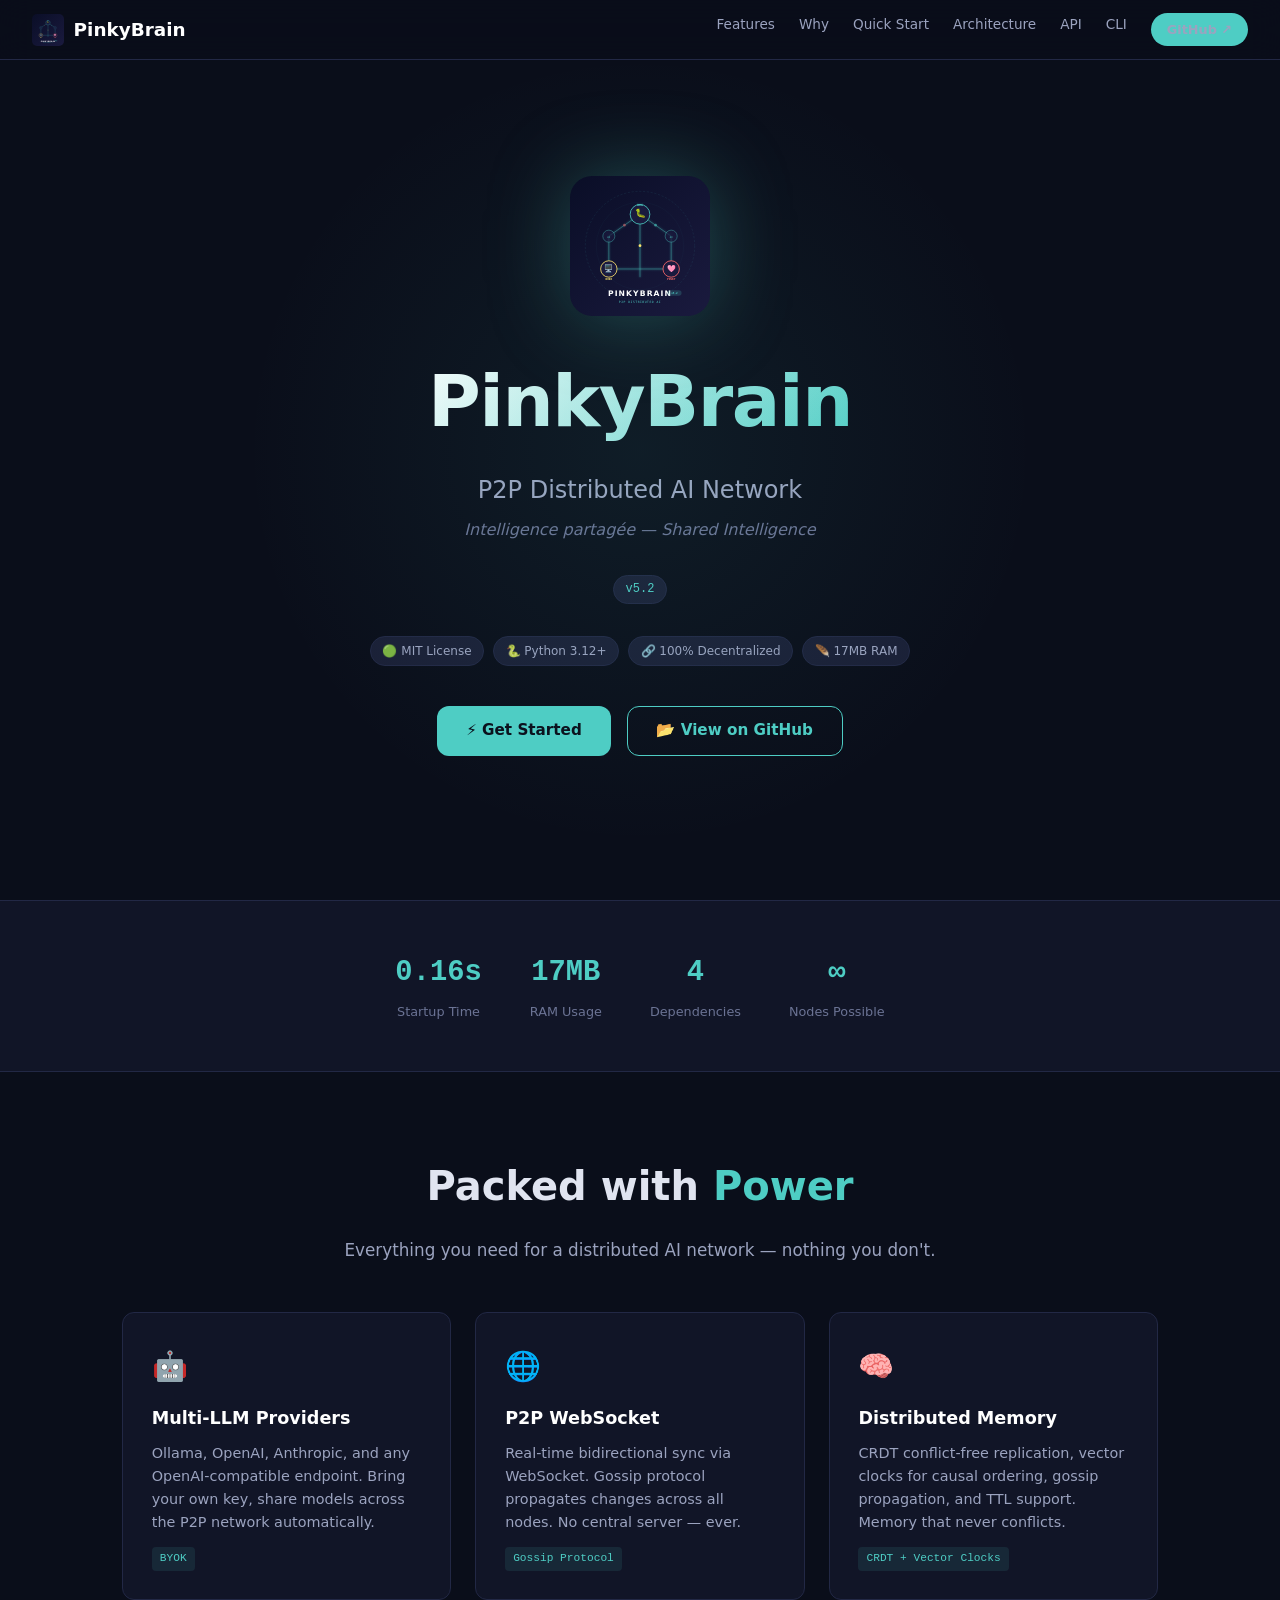
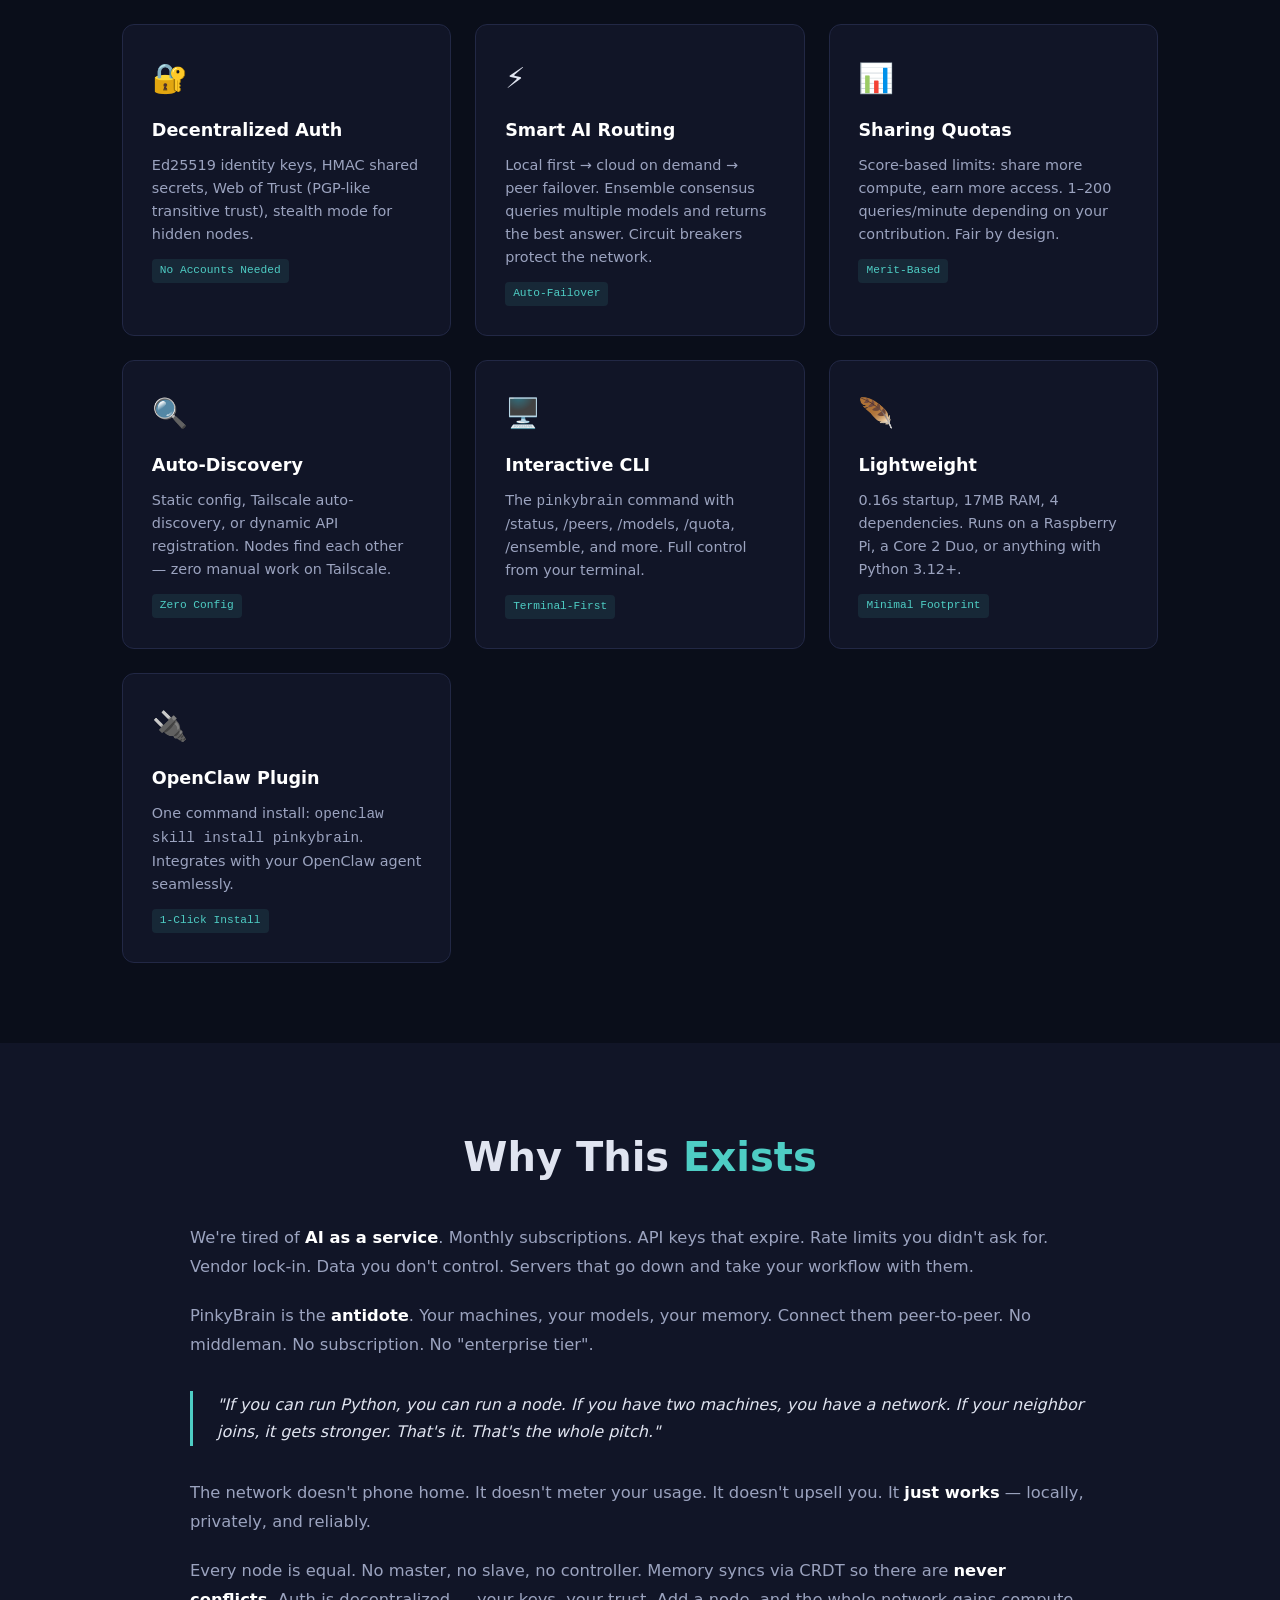
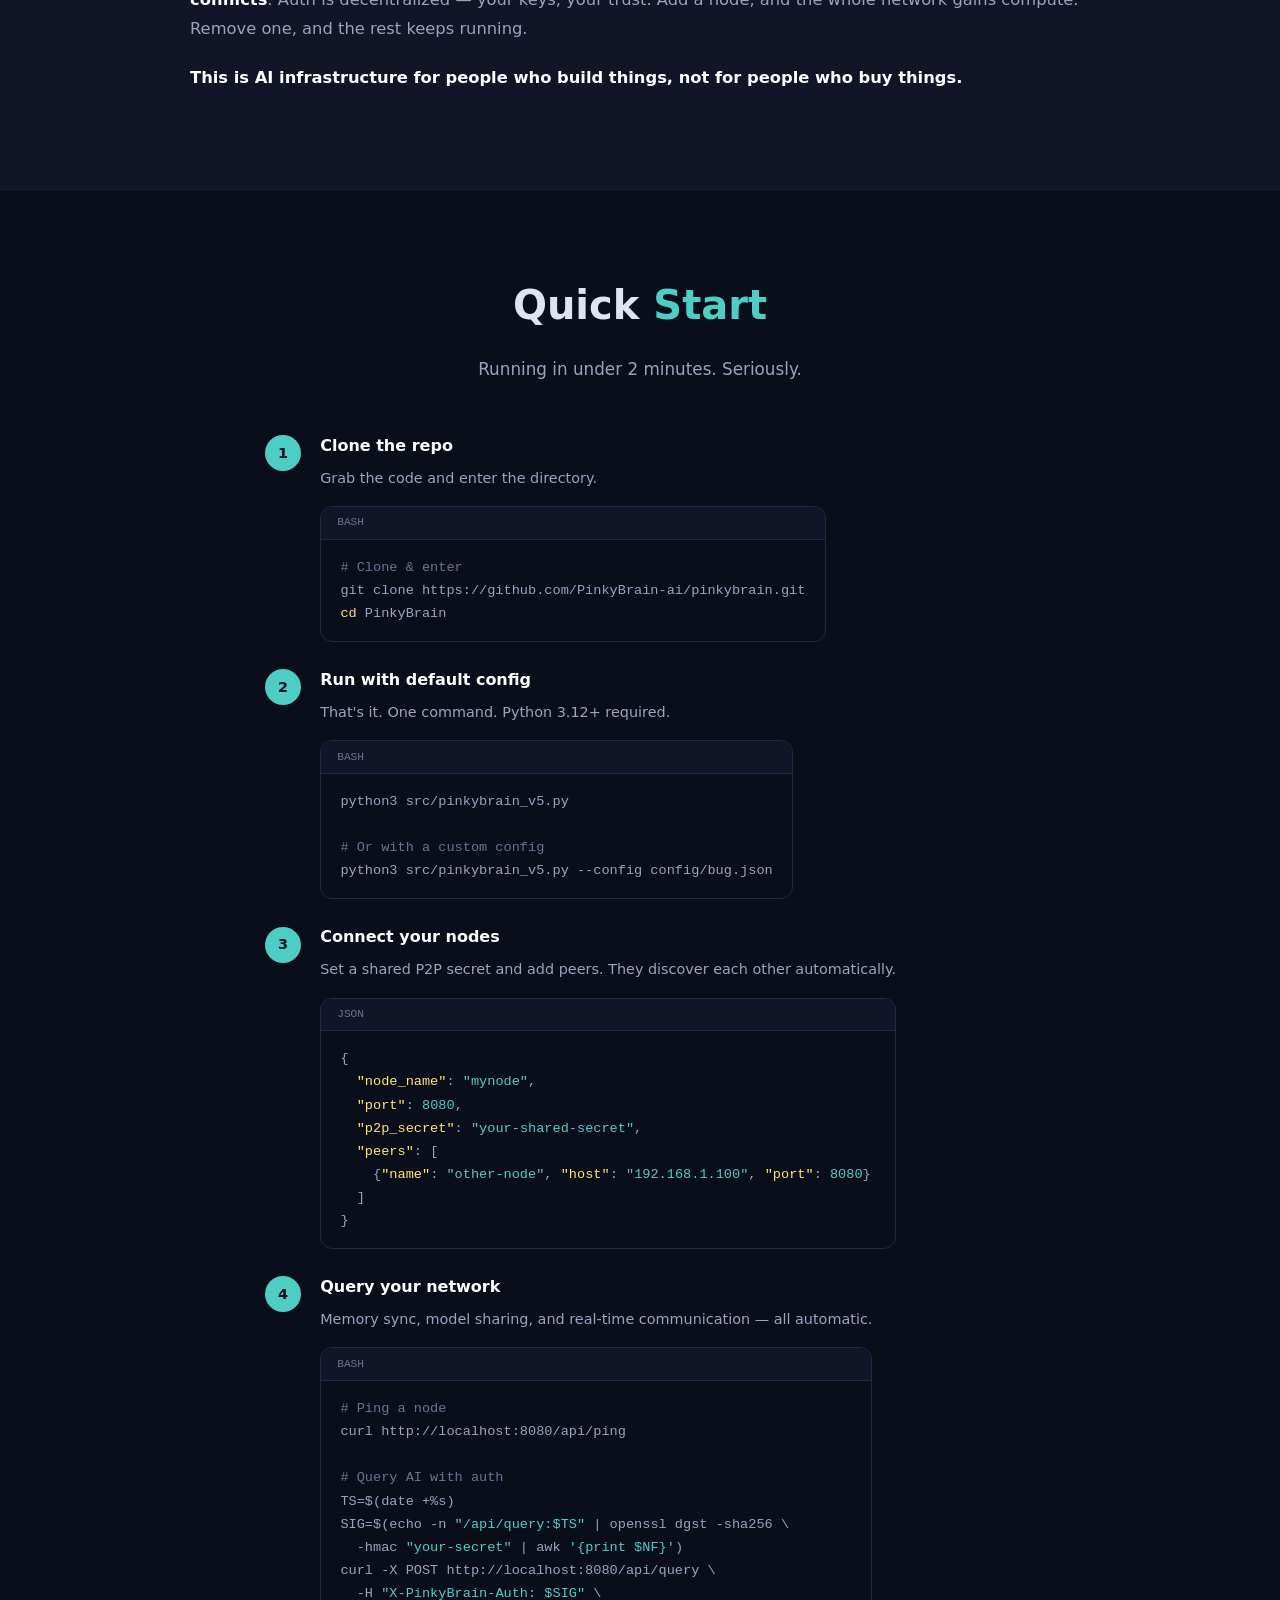
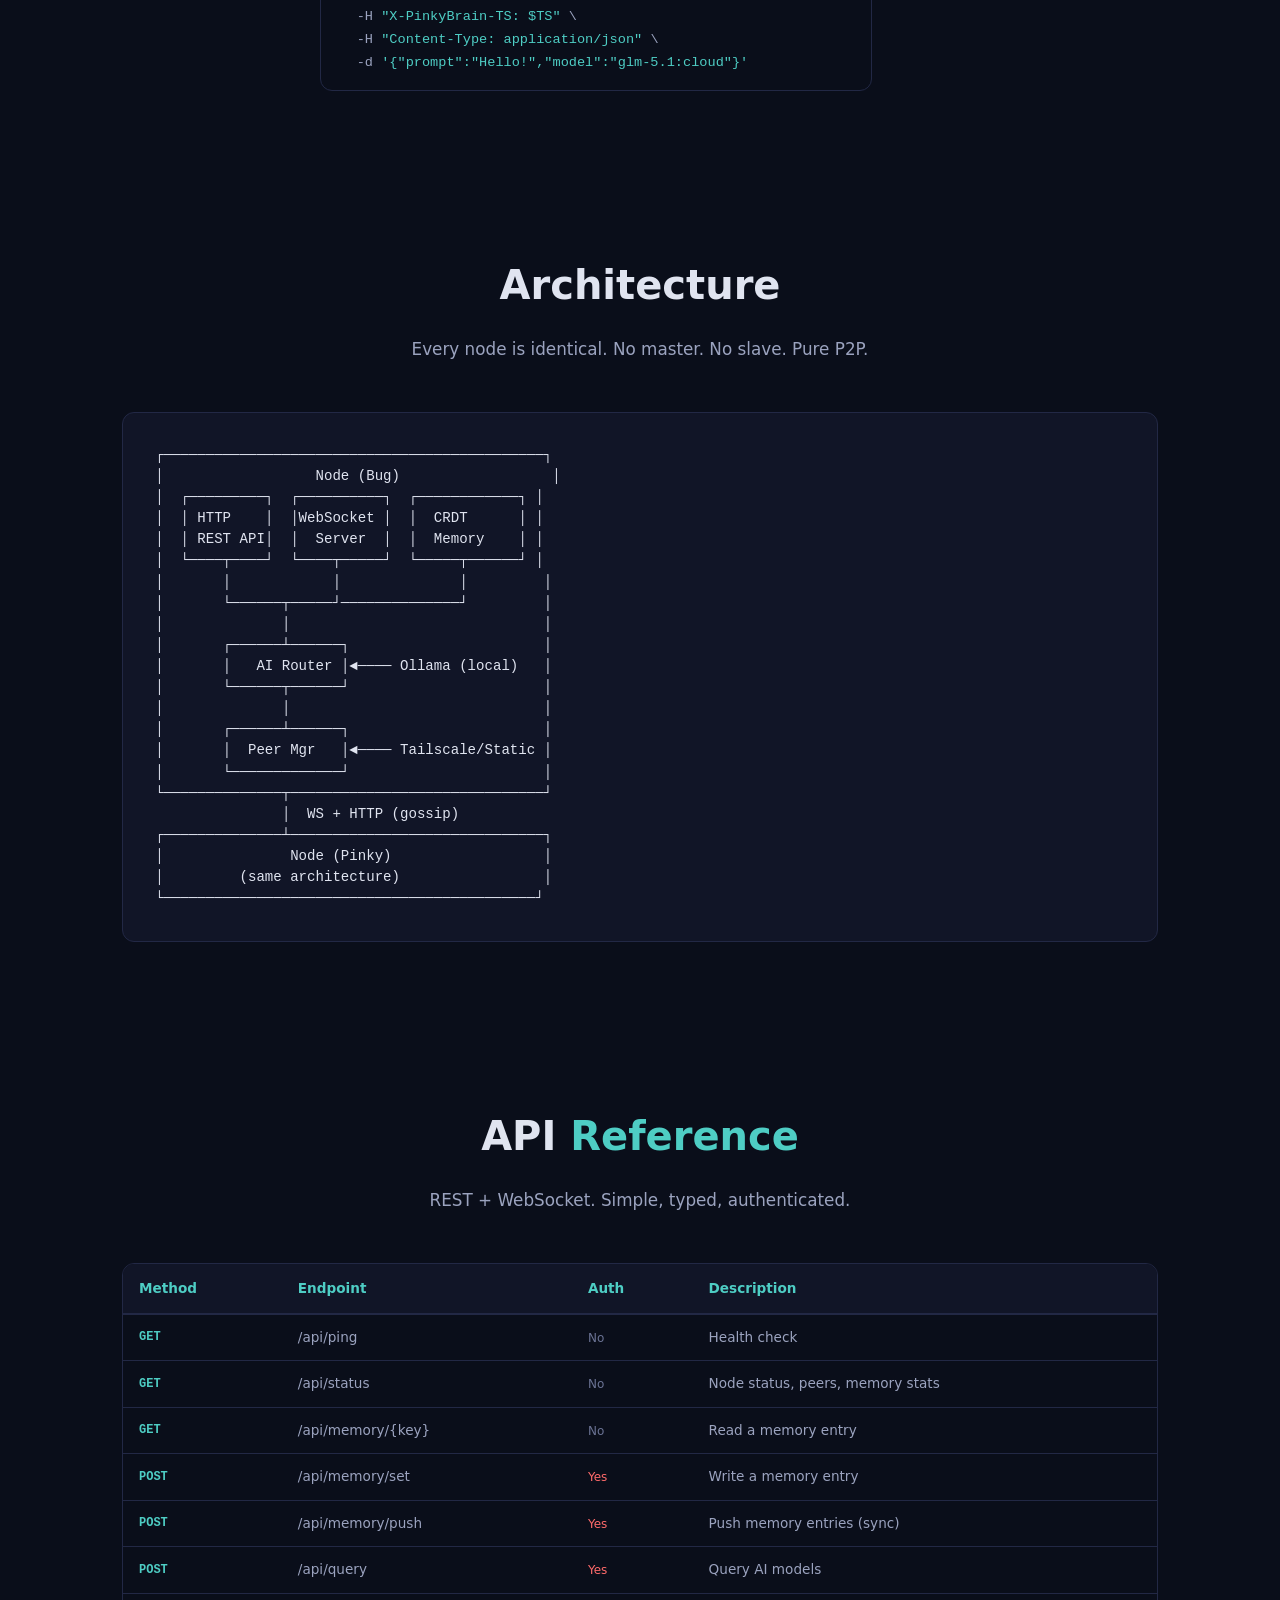
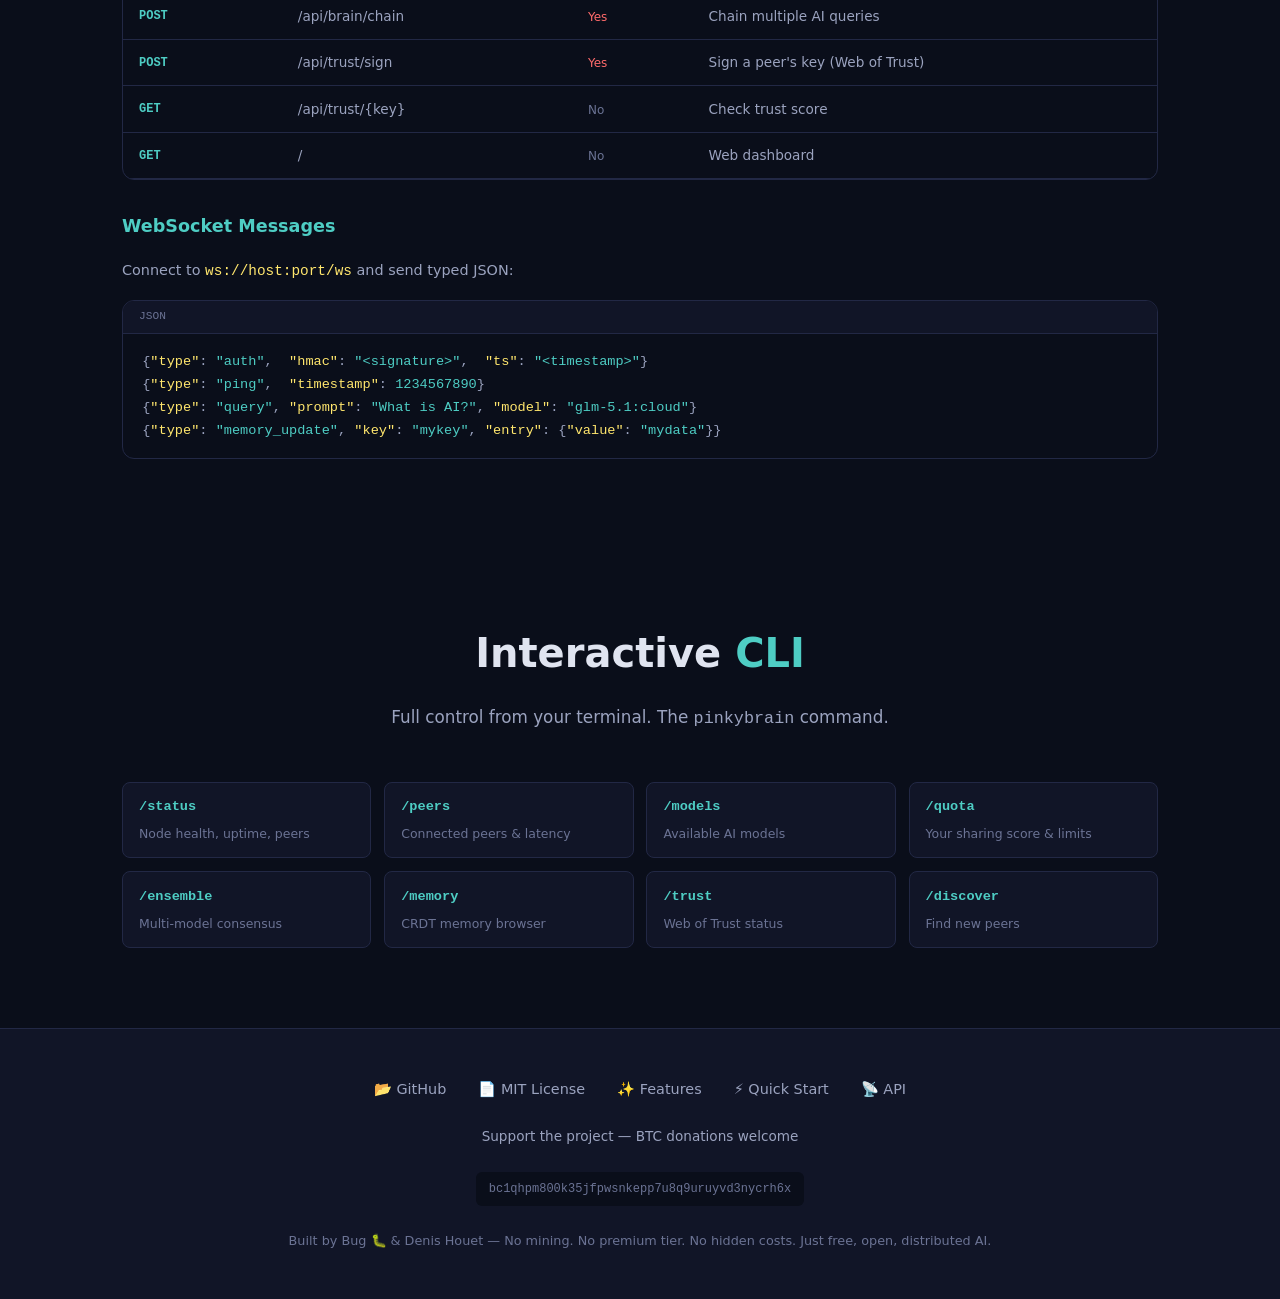
<file: docs/index.html>
<!DOCTYPE html>
<html lang="en">
<head>
<meta charset="UTF-8">
<meta name="viewport" content="width=device-width, initial-scale=1.0">
<title>PinkyBrain — P2P Distributed AI Network</title>
<meta name="description" content="Lightweight P2P distributed AI network. No central server. No accounts. Install, connect, query.">
<meta name="theme-color" content="#0a0e27">
<link rel="icon" href="../assets/logo.svg" type="image/svg+xml">
<style>
*,*::before,*::after{box-sizing:border-box;margin:0;padding:0}
:root{
  --bg:#0a0e1a;--bg2:#111527;--bg3:#1a1f36;
  --green:#4ecdc4;--green2:#3ab8a8;--cyan:#5ce0d6;
  --pink:#ff6b6b;--yellow:#ffe66d;
  --text:#e0e4f0;--text2:#9ba3bf;--text3:#6b7394;
  --border:#222845;--radius:12px;
  --font:-apple-system,BlinkMacSystemFont,'Segoe UI',system-ui,sans-serif;
  --mono:'SF Mono',SFMono-Regular,Consolas,'Liberation Mono',Menlo,monospace;
}
html{scroll-behavior:smooth;font-size:16px}
body{font-family:var(--font);background:var(--bg);color:var(--text);line-height:1.7;overflow-x:hidden}
a{color:var(--green);text-decoration:none;transition:color .2s}
a:hover{color:var(--cyan)}
::selection{background:var(--green);color:var(--bg)}
code,pre{font-family:var(--mono)}

/* Nav */
nav{position:fixed;top:0;left:0;right:0;z-index:100;background:rgba(10,14,26,.85);backdrop-filter:blur(16px);border-bottom:1px solid var(--border);padding:0 2rem;height:60px;display:flex;align-items:center;justify-content:space-between}
nav .logo{display:flex;align-items:center;gap:.6rem;font-weight:700;font-size:1.15rem;color:#fff}
nav .logo img{width:32px;height:32px}
nav .links{display:flex;gap:1.5rem;font-size:.85rem}
nav .links a{color:var(--text2);transition:color .2s}
nav .links a:hover{color:var(--green)}
nav .gh{background:var(--green);color:var(--bg);padding:.35rem 1rem;border-radius:20px;font-weight:600;font-size:.8rem;transition:transform .2s,box-shadow .2s}
nav .gh:hover{transform:translateY(-1px);box-shadow:0 4px 20px rgba(78,205,196,.3);color:var(--bg)}
.hamburger{display:none;background:none;border:none;color:var(--text);font-size:1.5rem;cursor:pointer}

/* Hero */
.hero{min-height:100vh;display:flex;flex-direction:column;align-items:center;justify-content:center;text-align:center;padding:6rem 2rem 4rem;position:relative;overflow:hidden}
.hero::before{content:'';position:absolute;top:50%;left:50%;width:800px;height:800px;transform:translate(-50%,-50%);background:radial-gradient(circle,rgba(78,205,196,.08) 0%,transparent 70%);pointer-events:none}
.hero-logo{width:140px;height:140px;margin-bottom:1.5rem;filter:drop-shadow(0 0 40px rgba(78,205,196,.3));animation:float 6s ease-in-out infinite}
.hero h1{font-size:clamp(2.5rem,6vw,4.5rem);font-weight:800;letter-spacing:-.02em;margin-bottom:.5rem;background:linear-gradient(135deg,#fff 0%,var(--green) 100%);-webkit-background-clip:text;-webkit-text-fill-color:transparent;background-clip:text}
.hero .tagline{font-size:clamp(1.1rem,2.5vw,1.5rem);color:var(--text2);margin-bottom:.3rem;font-weight:400}
.hero .tagline-fr{font-size:1rem;color:var(--text3);font-style:italic;margin-bottom:2rem}
.hero .version{display:inline-block;background:var(--bg3);border:1px solid var(--border);color:var(--green);padding:.2rem .7rem;border-radius:20px;font-size:.75rem;font-family:var(--mono);margin-bottom:2rem}
.hero .badges{display:flex;gap:.6rem;flex-wrap:wrap;justify-content:center;margin-bottom:2.5rem}
.hero .badges span{background:var(--bg3);border:1px solid var(--border);padding:.25rem .7rem;border-radius:20px;font-size:.75rem;color:var(--text2)}
.hero .cta{display:flex;gap:1rem;flex-wrap:wrap;justify-content:center}
.btn{display:inline-flex;align-items:center;gap:.5rem;padding:.7rem 1.8rem;border-radius:var(--radius);font-weight:600;font-size:.95rem;transition:all .2s;cursor:pointer;border:none;font-family:var(--font)}
.btn-primary{background:var(--green);color:var(--bg)}
.btn-primary:hover{background:var(--cyan);color:var(--bg);transform:translateY(-2px);box-shadow:0 8px 30px rgba(78,205,196,.25)}
.btn-secondary{background:transparent;color:var(--green);border:1px solid var(--green)}
.btn-secondary:hover{background:rgba(78,205,196,.1);transform:translateY(-2px)}

/* Stats bar */
.stats{display:flex;justify-content:center;gap:3rem;padding:3rem 2rem;border-top:1px solid var(--border);border-bottom:1px solid var(--border);background:var(--bg2)}
.stat{text-align:center}
.stat .num{font-size:1.8rem;font-weight:800;color:var(--green);font-family:var(--mono)}
.stat .label{font-size:.8rem;color:var(--text3);margin-top:.2rem}

/* Sections */
section{padding:5rem 2rem;max-width:1100px;margin:0 auto}
section h2{font-size:clamp(1.8rem,4vw,2.5rem);font-weight:800;margin-bottom:1rem;text-align:center}
section h2 .accent{color:var(--green)}
section .subtitle{text-align:center;color:var(--text2);max-width:600px;margin:0 auto 3rem;font-size:1.05rem}

/* Features grid */
.features-grid{display:grid;grid-template-columns:repeat(auto-fit,minmax(300px,1fr));gap:1.5rem}
.feature{background:var(--bg2);border:1px solid var(--border);border-radius:var(--radius);padding:1.8rem;transition:all .3s;position:relative;overflow:hidden}
.feature:hover{border-color:var(--green);transform:translateY(-3px);box-shadow:0 8px 30px rgba(78,205,196,.08)}
.feature .icon{font-size:1.8rem;margin-bottom:.8rem;display:block}
.feature h3{font-size:1.1rem;font-weight:700;margin-bottom:.5rem;color:#fff}
.feature p{font-size:.9rem;color:var(--text2);line-height:1.6}
.feature .tag{display:inline-block;background:rgba(78,205,196,.1);color:var(--green);padding:.15rem .5rem;border-radius:4px;font-size:.7rem;font-family:var(--mono);margin-top:.8rem}

/* Why section */
.why{background:var(--bg2);max-width:100%;padding:5rem 2rem}
.why-inner{max-width:900px;margin:0 auto}
.why h2{text-align:center;margin-bottom:2rem}
.why p{color:var(--text2);line-height:1.8;margin-bottom:1.2rem;font-size:1.02rem}
.why strong{color:#fff}
.why .manifesto{border-left:3px solid var(--green);padding-left:1.5rem;margin:2rem 0;font-style:italic;color:var(--text)}

/* Quick start */
.steps{display:flex;flex-direction:column;gap:1.5rem;max-width:750px;margin:0 auto}
.step{display:flex;gap:1.2rem;align-items:flex-start}
.step-num{width:36px;height:36px;border-radius:50%;background:var(--green);color:var(--bg);display:flex;align-items:center;justify-content:center;font-weight:800;font-size:.9rem;flex-shrink:0;margin-top:.2rem}
.step-content h3{font-size:1rem;font-weight:700;margin-bottom:.4rem;color:#fff}
.step-content p{font-size:.9rem;color:var(--text2)}

/* Code blocks */
.code-block{background:var(--bg);border:1px solid var(--border);border-radius:var(--radius);overflow:hidden;margin:1rem 0 0}
.code-block .lang{padding:.4rem 1rem;font-size:.7rem;color:var(--text3);font-family:var(--mono);border-bottom:1px solid var(--border);text-transform:uppercase;background:var(--bg2)}
.code-block pre{padding:1rem 1.2rem;overflow-x:auto;font-size:.85rem;line-height:1.7;color:var(--text2)}
.code-block .comment{color:var(--text3)}
.code-block .string{color:var(--green)}
.code-block .key{color:var(--yellow)}

/* Architecture */
.arch-container{background:var(--bg2);border:1px solid var(--border);border-radius:var(--radius);padding:2rem;overflow-x:auto}
.arch-container pre{font-family:var(--mono);font-size:clamp(.7rem,1.5vw,.88rem);color:var(--text);line-height:1.5;text-align:left;white-space:pre}

/* API table */
.api-table{width:100%;border-collapse:collapse;font-size:.85rem}
.api-table th{text-align:left;padding:.8rem 1rem;background:var(--bg2);color:var(--green);border-bottom:2px solid var(--border);font-weight:600}
.api-table td{padding:.7rem 1rem;border-bottom:1px solid var(--border);color:var(--text2)}
.api-table td:first-child{font-family:var(--mono);color:var(--yellow);font-size:.8rem}
.api-table .method{font-family:var(--mono);color:var(--green);font-weight:600;font-size:.75rem}
.api-table .auth-yes{color:var(--pink);font-size:.75rem}
.api-table .auth-no{color:var(--text3);font-size:.75rem}
.api-wrapper{overflow-x:auto;border:1px solid var(--border);border-radius:var(--radius)}

/* CLI */
.cli-commands{display:grid;grid-template-columns:repeat(auto-fill,minmax(220px,1fr));gap:.8rem}
.cli-cmd{background:var(--bg2);border:1px solid var(--border);border-radius:8px;padding:.8rem 1rem;font-family:var(--mono);font-size:.85rem}
.cli-cmd .cmd{color:var(--green);font-weight:700}
.cli-cmd .desc{color:var(--text3);font-size:.78rem;margin-top:.3rem;font-family:var(--font)}

/* Footer */
footer{background:var(--bg2);border-top:1px solid var(--border);padding:3rem 2rem;text-align:center}
footer .footer-links{display:flex;gap:2rem;justify-content:center;margin-bottom:1.5rem;flex-wrap:wrap}
footer .footer-links a{color:var(--text2);font-size:.9rem;transition:color .2s}
footer .footer-links a:hover{color:var(--green)}
footer .btc{font-family:var(--mono);font-size:.75rem;color:var(--text3);background:var(--bg);padding:.4rem .8rem;border-radius:6px;display:inline-block;margin-top:1rem;word-break:break-all}
footer .copy{color:var(--text3);font-size:.8rem;margin-top:1.5rem}

/* Animations */
@keyframes float{0%,100%{transform:translateY(0)}50%{transform:translateY(-12px)}}
@keyframes fadeInUp{from{opacity:0;transform:translateY(30px)}to{opacity:1;transform:translateY(0)}}
.animate{opacity:0;animation:fadeInUp .6s ease forwards}
.animate:nth-child(1){animation-delay:.1s}
.animate:nth-child(2){animation-delay:.2s}
.animate:nth-child(3){animation-delay:.3s}
.animate:nth-child(4){animation-delay:.4s}
.animate:nth-child(5){animation-delay:.5s}
.animate:nth-child(6){animation-delay:.6s}
.animate:nth-child(7){animation-delay:.7s}
.animate:nth-child(8){animation-delay:.8s}
.animate:nth-child(9){animation-delay:.9s}
.animate:nth-child(10){animation-delay:1s}

/* Responsive */
@media(max-width:768px){
  nav .links{display:none}
  .hamburger{display:block}
  nav .links.open{display:flex;flex-direction:column;position:absolute;top:60px;left:0;right:0;background:rgba(10,14,26,.98);padding:1rem 2rem;border-bottom:1px solid var(--border)}
  .stats{flex-direction:column;gap:1.5rem;padding:2rem}
  .features-grid{grid-template-columns:1fr}
  section{padding:3rem 1.2rem}
  .cli-commands{grid-template-columns:1fr}
}
</style>
</head>
<body>

<!-- Nav -->
<nav>
  <div class="logo">
    <img src="../assets/logo.svg" alt="UB" width="32" height="32">
    <span>PinkyBrain</span>
  </div>
  <div class="links" id="navLinks">
    <a href="#features">Features</a>
    <a href="#why">Why</a>
    <a href="#quickstart">Quick Start</a>
    <a href="#architecture">Architecture</a>
    <a href="#api">API</a>
    <a href="#cli">CLI</a>
    <a href="https://github.com/PinkyBrain-ai/pinkybrain" target="_blank" class="gh">GitHub ↗</a>
  </div>
  <button class="hamburger" onclick="document.getElementById('navLinks').classList.toggle('open')" aria-label="Menu">☰</button>
</nav>

<!-- Hero -->
<section class="hero">
  <img src="../assets/logo.svg" alt="PinkyBrain Logo" class="hero-logo">
  <h1>PinkyBrain</h1>
  <p class="tagline">P2P Distributed AI Network</p>
  <p class="tagline-fr">Intelligence partagée — Shared Intelligence</p>
  <span class="version">v5.2</span>
  <div class="badges">
    <span>🟢 MIT License</span>
    <span>🐍 Python 3.12+</span>
    <span>🔗 100% Decentralized</span>
    <span>🪶 17MB RAM</span>
  </div>
  <div class="cta">
    <a href="#quickstart" class="btn btn-primary">⚡ Get Started</a>
    <a href="https://github.com/PinkyBrain-ai/pinkybrain" target="_blank" class="btn btn-secondary">📂 View on GitHub</a>
  </div>
</section>

<!-- Stats -->
<div class="stats">
  <div class="stat"><div class="num">0.16s</div><div class="label">Startup Time</div></div>
  <div class="stat"><div class="num">17MB</div><div class="label">RAM Usage</div></div>
  <div class="stat"><div class="num">4</div><div class="label">Dependencies</div></div>
  <div class="stat"><div class="num">∞</div><div class="label">Nodes Possible</div></div>
</div>

<!-- Features -->
<section id="features">
  <h2>Packed with <span class="accent">Power</span></h2>
  <p class="subtitle">Everything you need for a distributed AI network — nothing you don't.</p>
  <div class="features-grid">
    <div class="feature animate">
      <span class="icon">🤖</span>
      <h3>Multi-LLM Providers</h3>
      <p>Ollama, OpenAI, Anthropic, and any OpenAI-compatible endpoint. Bring your own key, share models across the P2P network automatically.</p>
      <span class="tag">BYOK</span>
    </div>
    <div class="feature animate">
      <span class="icon">🌐</span>
      <h3>P2P WebSocket</h3>
      <p>Real-time bidirectional sync via WebSocket. Gossip protocol propagates changes across all nodes. No central server — ever.</p>
      <span class="tag">Gossip Protocol</span>
    </div>
    <div class="feature animate">
      <span class="icon">🧠</span>
      <h3>Distributed Memory</h3>
      <p>CRDT conflict-free replication, vector clocks for causal ordering, gossip propagation, and TTL support. Memory that never conflicts.</p>
      <span class="tag">CRDT + Vector Clocks</span>
    </div>
    <div class="feature animate">
      <span class="icon">🔐</span>
      <h3>Decentralized Auth</h3>
      <p>Ed25519 identity keys, HMAC shared secrets, Web of Trust (PGP-like transitive trust), stealth mode for hidden nodes.</p>
      <span class="tag">No Accounts Needed</span>
    </div>
    <div class="feature animate">
      <span class="icon">⚡</span>
      <h3>Smart AI Routing</h3>
      <p>Local first → cloud on demand → peer failover. Ensemble consensus queries multiple models and returns the best answer. Circuit breakers protect the network.</p>
      <span class="tag">Auto-Failover</span>
    </div>
    <div class="feature animate">
      <span class="icon">📊</span>
      <h3>Sharing Quotas</h3>
      <p>Score-based limits: share more compute, earn more access. 1–200 queries/minute depending on your contribution. Fair by design.</p>
      <span class="tag">Merit-Based</span>
    </div>
    <div class="feature animate">
      <span class="icon">🔍</span>
      <h3>Auto-Discovery</h3>
      <p>Static config, Tailscale auto-discovery, or dynamic API registration. Nodes find each other — zero manual work on Tailscale.</p>
      <span class="tag">Zero Config</span>
    </div>
    <div class="feature animate">
      <span class="icon">🖥️</span>
      <h3>Interactive CLI</h3>
      <p>The <code>pinkybrain</code> command with /status, /peers, /models, /quota, /ensemble, and more. Full control from your terminal.</p>
      <span class="tag">Terminal-First</span>
    </div>
    <div class="feature animate">
      <span class="icon">🪶</span>
      <h3>Lightweight</h3>
      <p>0.16s startup, 17MB RAM, 4 dependencies. Runs on a Raspberry Pi, a Core 2 Duo, or anything with Python 3.12+.</p>
      <span class="tag">Minimal Footprint</span>
    </div>
    <div class="feature animate">
      <span class="icon">🔌</span>
      <h3>OpenClaw Plugin</h3>
      <p>One command install: <code>openclaw skill install pinkybrain</code>. Integrates with your OpenClaw agent seamlessly.</p>
      <span class="tag">1-Click Install</span>
    </div>
  </div>
</section>

<!-- Why this exists -->
<section id="why" class="why">
  <div class="why-inner">
    <h2>Why This <span class="accent">Exists</span></h2>
    <p>We're tired of <strong>AI as a service</strong>. Monthly subscriptions. API keys that expire. Rate limits you didn't ask for. Vendor lock-in. Data you don't control. Servers that go down and take your workflow with them.</p>
    <p>PinkyBrain is the <strong>antidote</strong>. Your machines, your models, your memory. Connect them peer-to-peer. No middleman. No subscription. No "enterprise tier".</p>
    <div class="manifesto">
      "If you can run Python, you can run a node. If you have two machines, you have a network. If your neighbor joins, it gets stronger. That's it. That's the whole pitch."
    </div>
    <p>The network doesn't phone home. It doesn't meter your usage. It doesn't upsell you. It <strong>just works</strong> — locally, privately, and reliably.</p>
    <p>Every node is equal. No master, no slave, no controller. Memory syncs via CRDT so there are <strong>never conflicts</strong>. Auth is decentralized — your keys, your trust. Add a node, and the whole network gains compute. Remove one, and the rest keeps running.</p>
    <p><strong>This is AI infrastructure for people who build things, not for people who buy things.</strong></p>
  </div>
</section>

<!-- Quick Start -->
<section id="quickstart">
  <h2>Quick <span class="accent">Start</span></h2>
  <p class="subtitle">Running in under 2 minutes. Seriously.</p>
  <div class="steps">
    <div class="step">
      <div class="step-num">1</div>
      <div class="step-content">
        <h3>Clone the repo</h3>
        <p>Grab the code and enter the directory.</p>
        <div class="code-block">
          <div class="lang">bash</div>
          <pre><span class="comment"># Clone &amp; enter</span>
git clone https://github.com/PinkyBrain-ai/pinkybrain.git
<span class="key">cd</span> PinkyBrain</pre>
        </div>
      </div>
    </div>
    <div class="step">
      <div class="step-num">2</div>
      <div class="step-content">
        <h3>Run with default config</h3>
        <p>That's it. One command. Python 3.12+ required.</p>
        <div class="code-block">
          <div class="lang">bash</div>
          <pre>python3 src/pinkybrain_v5.py

<span class="comment"># Or with a custom config</span>
python3 src/pinkybrain_v5.py --config config/bug.json</pre>
        </div>
      </div>
    </div>
    <div class="step">
      <div class="step-num">3</div>
      <div class="step-content">
        <h3>Connect your nodes</h3>
        <p>Set a shared P2P secret and add peers. They discover each other automatically.</p>
        <div class="code-block">
          <div class="lang">json</div>
          <pre>{
  <span class="key">"node_name"</span>: <span class="string">"mynode"</span>,
  <span class="key">"port"</span>: <span class="string">8080</span>,
  <span class="key">"p2p_secret"</span>: <span class="string">"your-shared-secret"</span>,
  <span class="key">"peers"</span>: [
    {<span class="key">"name"</span>: <span class="string">"other-node"</span>, <span class="key">"host"</span>: <span class="string">"192.168.1.100"</span>, <span class="key">"port"</span>: <span class="string">8080</span>}
  ]
}</pre>
        </div>
      </div>
    </div>
    <div class="step">
      <div class="step-num">4</div>
      <div class="step-content">
        <h3>Query your network</h3>
        <p>Memory sync, model sharing, and real-time communication — all automatic.</p>
        <div class="code-block">
          <div class="lang">bash</div>
          <pre><span class="comment"># Ping a node</span>
curl http://localhost:8080/api/ping

<span class="comment"># Query AI with auth</span>
TS=$(date +%s)
SIG=$(echo -n <span class="string">"/api/query:$TS"</span> | openssl dgst -sha256 \
  -hmac <span class="string">"your-secret"</span> | awk <span class="string">'{print $NF}'</span>)
curl -X POST http://localhost:8080/api/query \
  -H <span class="string">"X-PinkyBrain-Auth: $SIG"</span> \
  -H <span class="string">"X-PinkyBrain-TS: $TS"</span> \
  -H <span class="string">"Content-Type: application/json"</span> \
  -d <span class="string">'{"prompt":"Hello!","model":"glm-5.1:cloud"}'</span></pre>
        </div>
      </div>
    </div>
  </div>
</section>

<!-- Architecture -->
<section id="architecture">
  <h2>Architecture</h2>
  <p class="subtitle">Every node is identical. No master. No slave. Pure P2P.</p>
  <div class="arch-container">
<pre>┌─────────────────────────────────────────────┐
│                  Node (Bug)                  │
│  ┌─────────┐  ┌──────────┐  ┌────────────┐ │
│  │ HTTP    │  │WebSocket │  │  CRDT      │ │
│  │ REST API│  │  Server  │  │  Memory    │ │
│  └────┬────┘  └────┬─────┘  └─────┬──────┘ │
│       │            │              │         │
│       └──────┬─────┘──────────────┘         │
│              │                              │
│       ┌──────┴──────┐                       │
│       │   AI Router │◄──── Ollama (local)   │
│       └──────┬──────┘                       │
│              │                              │
│       ┌──────┴──────┐                       │
│       │  Peer Mgr   │◄──── Tailscale/Static │
│       └─────────────┘                       │
└──────────────┬──────────────────────────────┘
               │  WS + HTTP (gossip)
┌──────────────┴──────────────────────────────┐
│               Node (Pinky)                  │
│         (same architecture)                 │
└────────────────────────────────────────────┘</pre>
  </div>
</section>

<!-- API Reference -->
<section id="api">
  <h2>API <span class="accent">Reference</span></h2>
  <p class="subtitle">REST + WebSocket. Simple, typed, authenticated.</p>
  <div class="api-wrapper">
    <table class="api-table">
      <thead>
        <tr><th>Method</th><th>Endpoint</th><th>Auth</th><th>Description</th></tr>
      </thead>
      <tbody>
        <tr><td><span class="method">GET</span></td><td>/api/ping</td><td><span class="auth-no">No</span></td><td>Health check</td></tr>
        <tr><td><span class="method">GET</span></td><td>/api/status</td><td><span class="auth-no">No</span></td><td>Node status, peers, memory stats</td></tr>
        <tr><td><span class="method">GET</span></td><td>/api/memory/{key}</td><td><span class="auth-no">No</span></td><td>Read a memory entry</td></tr>
        <tr><td><span class="method">POST</span></td><td>/api/memory/set</td><td><span class="auth-yes">Yes</span></td><td>Write a memory entry</td></tr>
        <tr><td><span class="method">POST</span></td><td>/api/memory/push</td><td><span class="auth-yes">Yes</span></td><td>Push memory entries (sync)</td></tr>
        <tr><td><span class="method">POST</span></td><td>/api/query</td><td><span class="auth-yes">Yes</span></td><td>Query AI models</td></tr>
        <tr><td><span class="method">POST</span></td><td>/api/brain/chain</td><td><span class="auth-yes">Yes</span></td><td>Chain multiple AI queries</td></tr>
        <tr><td><span class="method">POST</span></td><td>/api/trust/sign</td><td><span class="auth-yes">Yes</span></td><td>Sign a peer's key (Web of Trust)</td></tr>
        <tr><td><span class="method">GET</span></td><td>/api/trust/{key}</td><td><span class="auth-no">No</span></td><td>Check trust score</td></tr>
        <tr><td><span class="method">GET</span></td><td>/</td><td><span class="auth-no">No</span></td><td>Web dashboard</td></tr>
      </tbody>
    </table>
  </div>
  <div style="margin-top:2rem">
    <h3 style="font-size:1.1rem;margin-bottom:1rem;color:var(--green)">WebSocket Messages</h3>
    <p style="color:var(--text2);font-size:.9rem;margin-bottom:1rem">Connect to <code style="color:var(--yellow)">ws://host:port/ws</code> and send typed JSON:</p>
    <div class="code-block">
      <div class="lang">json</div>
      <pre>{<span class="key">"type"</span>: <span class="string">"auth"</span>,  <span class="key">"hmac"</span>: <span class="string">"&lt;signature&gt;"</span>,  <span class="key">"ts"</span>: <span class="string">"&lt;timestamp&gt;"</span>}
{<span class="key">"type"</span>: <span class="string">"ping"</span>,  <span class="key">"timestamp"</span>: <span class="string">1234567890</span>}
{<span class="key">"type"</span>: <span class="string">"query"</span>, <span class="key">"prompt"</span>: <span class="string">"What is AI?"</span>, <span class="key">"model"</span>: <span class="string">"glm-5.1:cloud"</span>}
{<span class="key">"type"</span>: <span class="string">"memory_update"</span>, <span class="key">"key"</span>: <span class="string">"mykey"</span>, <span class="key">"entry"</span>: {<span class="key">"value"</span>: <span class="string">"mydata"</span>}}</pre>
    </div>
  </div>
</section>

<!-- CLI -->
<section id="cli">
  <h2>Interactive <span class="accent">CLI</span></h2>
  <p class="subtitle">Full control from your terminal. The <code>pinkybrain</code> command.</p>
  <div class="cli-commands">
    <div class="cli-cmd"><span class="cmd">/status</span><div class="desc">Node health, uptime, peers</div></div>
    <div class="cli-cmd"><span class="cmd">/peers</span><div class="desc">Connected peers &amp; latency</div></div>
    <div class="cli-cmd"><span class="cmd">/models</span><div class="desc">Available AI models</div></div>
    <div class="cli-cmd"><span class="cmd">/quota</span><div class="desc">Your sharing score &amp; limits</div></div>
    <div class="cli-cmd"><span class="cmd">/ensemble</span><div class="desc">Multi-model consensus</div></div>
    <div class="cli-cmd"><span class="cmd">/memory</span><div class="desc">CRDT memory browser</div></div>
    <div class="cli-cmd"><span class="cmd">/trust</span><div class="desc">Web of Trust status</div></div>
    <div class="cli-cmd"><span class="cmd">/discover</span><div class="desc">Find new peers</div></div>
  </div>
</section>

<!-- Footer -->
<footer>
  <div class="footer-links">
    <a href="https://github.com/PinkyBrain-ai/pinkybrain" target="_blank">📂 GitHub</a>
    <a href="https://github.com/PinkyBrain-ai/pinkybrain/blob/main/LICENSE" target="_blank">📄 MIT License</a>
    <a href="#features">✨ Features</a>
    <a href="#quickstart">⚡ Quick Start</a>
    <a href="#api">📡 API</a>
  </div>
  <div style="color:var(--text2);font-size:.85rem;margin-bottom:.5rem">Support the project — BTC donations welcome</div>
  <div class="btc">bc1qhpm800k35jfpwsnkepp7u8q9uruyvd3nycrh6x</div>
  <div class="copy">
    Built by Bug 🐛 &amp; Denis Houet — No mining. No premium tier. No hidden costs. Just free, open, distributed AI.
  </div>
</footer>

<!-- Scroll animations -->
<script>
const observer=new IntersectionObserver(entries=>{entries.forEach(e=>{if(e.isIntersecting){e.target.classList.add('animate');observer.unobserve(e.target)}})},{threshold:.1});
document.querySelectorAll('.feature').forEach(f=>observer.observe(f));
</script>
</body>
</html>
</file>
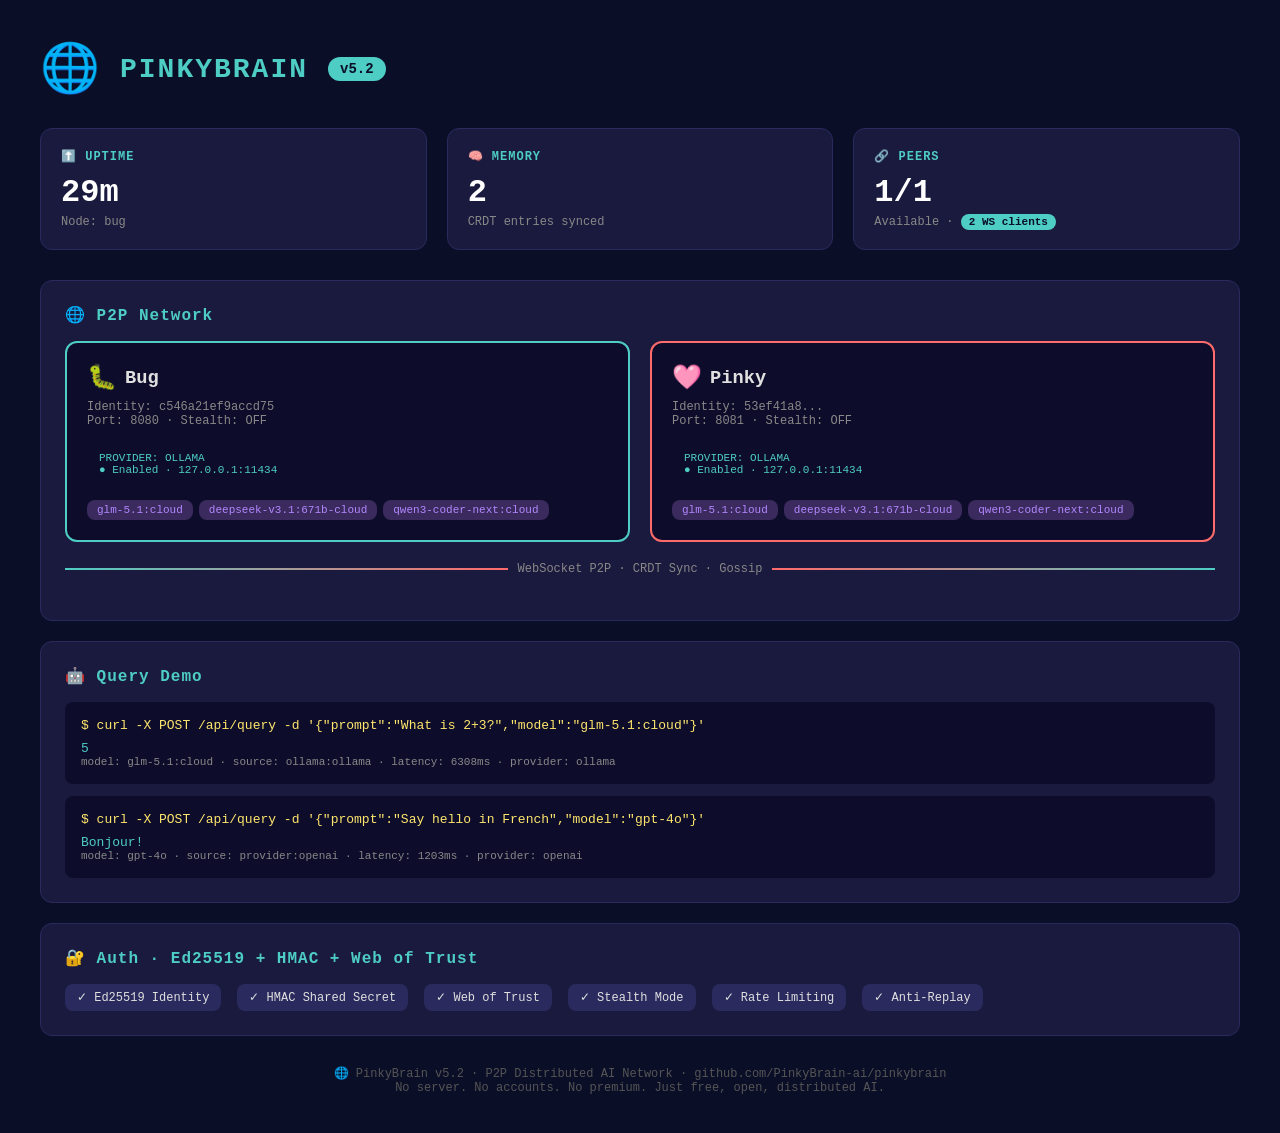
<file: assets/dashboard_screenshot.html>
<!DOCTYPE html>
<html>
<head>
<meta charset="utf-8">
<title>PinkyBrain v5.2 — Screenshot</title>
<style>
* { margin: 0; padding: 0; box-sizing: border-box; }
body { background: #0a0e27; color: #e0e0e0; font-family: 'SF Mono', 'Fira Code', monospace; padding: 40px; }
.header { display: flex; align-items: center; gap: 20px; margin-bottom: 30px; }
.logo { font-size: 48px; }
.title { color: #4ecdc4; font-size: 28px; font-weight: bold; letter-spacing: 2px; }
.version { background: #4ecdc4; color: #0a0e27; padding: 4px 12px; border-radius: 12px; font-size: 14px; font-weight: bold; }
.grid { display: grid; grid-template-columns: 1fr 1fr 1fr; gap: 20px; margin-bottom: 30px; }
.card { background: #1a1a3e; border: 1px solid #2a2a5e; border-radius: 12px; padding: 20px; }
.card h3 { color: #4ecdc4; font-size: 12px; text-transform: uppercase; letter-spacing: 1px; margin-bottom: 10px; }
.card .value { font-size: 32px; font-weight: bold; color: white; }
.card .sub { font-size: 12px; color: #888; margin-top: 4px; }
.section { background: #1a1a3e; border: 1px solid #2a2a5e; border-radius: 12px; padding: 24px; margin-bottom: 20px; }
.section h2 { color: #4ecdc4; font-size: 16px; margin-bottom: 16px; letter-spacing: 1px; }
.node-grid { display: grid; grid-template-columns: 1fr 1fr; gap: 20px; }
.node { background: #0d0d2b; border: 2px solid #4ecdc4; border-radius: 12px; padding: 20px; position: relative; }
.node.pinky { border-color: #ff6b6b; }
.node h3 { display: flex; align-items: center; gap: 8px; }
.node .emoji { font-size: 24px; }
.models { display: flex; flex-wrap: wrap; gap: 6px; margin-top: 12px; }
.models .tag { background: #2a2a5e; color: #4ecdc4; padding: 4px 10px; border-radius: 8px; font-size: 11px; }
.models .tag.cloud { background: #3a2a5e; color: #b388ff; }
.provider { background: #0d0d2b; border-radius: 8px; padding: 12px; margin-top: 12px; }
.provider .type { color: #4ecdc4; font-size: 11px; text-transform: uppercase; }
.provider .enabled { color: #4ecdc4; font-size: 11px; }
.ws-badge { background: #4ecdc4; color: #0a0e27; padding: 2px 8px; border-radius: 8px; font-size: 11px; font-weight: bold; }
.peer-line { display: flex; align-items: center; justify-content: center; margin: 20px 0; gap: 10px; }
.peer-line .line { height: 2px; flex: 1; background: linear-gradient(90deg, #4ecdc4, #ff6b6b); }
.peer-line .text { color: #888; font-size: 12px; }
.api-demo { background: #0d0d2b; border-radius: 8px; padding: 16px; margin-top: 16px; font-size: 13px; }
.api-demo .prompt { color: #ffe66d; }
.api-demo .response { color: #4ecdc4; }
.api-demo .meta { color: #888; font-size: 11px; }
.footer { text-align: center; color: #555; font-size: 12px; margin-top: 30px; }
</style>
</head>
<body>

<div class="header">
  <span class="logo">🌐</span>
  <span class="title">PINKYBRAIN</span>
  <span class="version">v5.2</span>
</div>

<div class="grid">
  <div class="card">
    <h3>⬆️ Uptime</h3>
    <div class="value">29m</div>
    <div class="sub">Node: bug</div>
  </div>
  <div class="card">
    <h3>🧠 Memory</h3>
    <div class="value">2</div>
    <div class="sub">CRDT entries synced</div>
  </div>
  <div class="card">
    <h3>🔗 Peers</h3>
    <div class="value">1/1</div>
    <div class="sub">Available · <span class="ws-badge">2 WS clients</span></div>
  </div>
</div>

<div class="section">
  <h2>🌐 P2P Network</h2>
  <div class="node-grid">
    <div class="node">
      <h3><span class="emoji">🐛</span> Bug</h3>
      <div style="color:#888; font-size:12px; margin-top:8px;">
        Identity: c546a21ef9accd75<br>
        Port: 8080 · Stealth: OFF
      </div>
      <div class="provider">
        <div class="type">Provider: ollama</div>
        <div class="enabled">● Enabled · 127.0.0.1:11434</div>
      </div>
      <div class="models">
        <span class="tag cloud">glm-5.1:cloud</span>
        <span class="tag cloud">deepseek-v3.1:671b-cloud</span>
        <span class="tag cloud">qwen3-coder-next:cloud</span>
      </div>
    </div>
    <div class="node pinky">
      <h3><span class="emoji">🩷</span> Pinky</h3>
      <div style="color:#888; font-size:12px; margin-top:8px;">
        Identity: 53ef41a8...<br>
        Port: 8081 · Stealth: OFF
      </div>
      <div class="provider">
        <div class="type">Provider: ollama</div>
        <div class="enabled">● Enabled · 127.0.0.1:11434</div>
      </div>
      <div class="models">
        <span class="tag cloud">glm-5.1:cloud</span>
        <span class="tag cloud">deepseek-v3.1:671b-cloud</span>
        <span class="tag cloud">qwen3-coder-next:cloud</span>
      </div>
    </div>
  </div>
  <div class="peer-line">
    <div class="line"></div>
    <div class="text">WebSocket P2P · CRDT Sync · Gossip</div>
    <div class="line" style="background: linear-gradient(90deg, #ff6b6b, #4ecdc4);"></div>
  </div>
</div>

<div class="section">
  <h2>🤖 Query Demo</h2>
  <div class="api-demo">
    <div class="prompt">$ curl -X POST /api/query -d '{"prompt":"What is 2+3?","model":"glm-5.1:cloud"}'</div>
    <div class="response" style="margin-top:8px;">5</div>
    <div class="meta">model: glm-5.1:cloud · source: ollama:ollama · latency: 6308ms · provider: ollama</div>
  </div>
  <div class="api-demo" style="margin-top:12px;">
    <div class="prompt">$ curl -X POST /api/query -d '{"prompt":"Say hello in French","model":"gpt-4o"}'</div>
    <div class="response" style="margin-top:8px;">Bonjour!</div>
    <div class="meta">model: gpt-4o · source: provider:openai · latency: 1203ms · provider: openai</div>
  </div>
</div>

<div class="section">
  <h2>🔐 Auth · Ed25519 + HMAC + Web of Trust</h2>
  <div style="display:flex; gap:16px; flex-wrap:wrap;">
    <span style="background:#2a2a5e; padding:6px 12px; border-radius:8px; font-size:12px;">✓ Ed25519 Identity</span>
    <span style="background:#2a2a5e; padding:6px 12px; border-radius:8px; font-size:12px;">✓ HMAC Shared Secret</span>
    <span style="background:#2a2a5e; padding:6px 12px; border-radius:8px; font-size:12px;">✓ Web of Trust</span>
    <span style="background:#2a2a5e; padding:6px 12px; border-radius:8px; font-size:12px;">✓ Stealth Mode</span>
    <span style="background:#2a2a5e; padding:6px 12px; border-radius:8px; font-size:12px;">✓ Rate Limiting</span>
    <span style="background:#2a2a5e; padding:6px 12px; border-radius:8px; font-size:12px;">✓ Anti-Replay</span>
  </div>
</div>

<div class="footer">
  🌐 PinkyBrain v5.2 · P2P Distributed AI Network · github.com/PinkyBrain-ai/pinkybrain<br>
  No server. No accounts. No premium. Just free, open, distributed AI.
</div>

</body>
</html>
</file>
